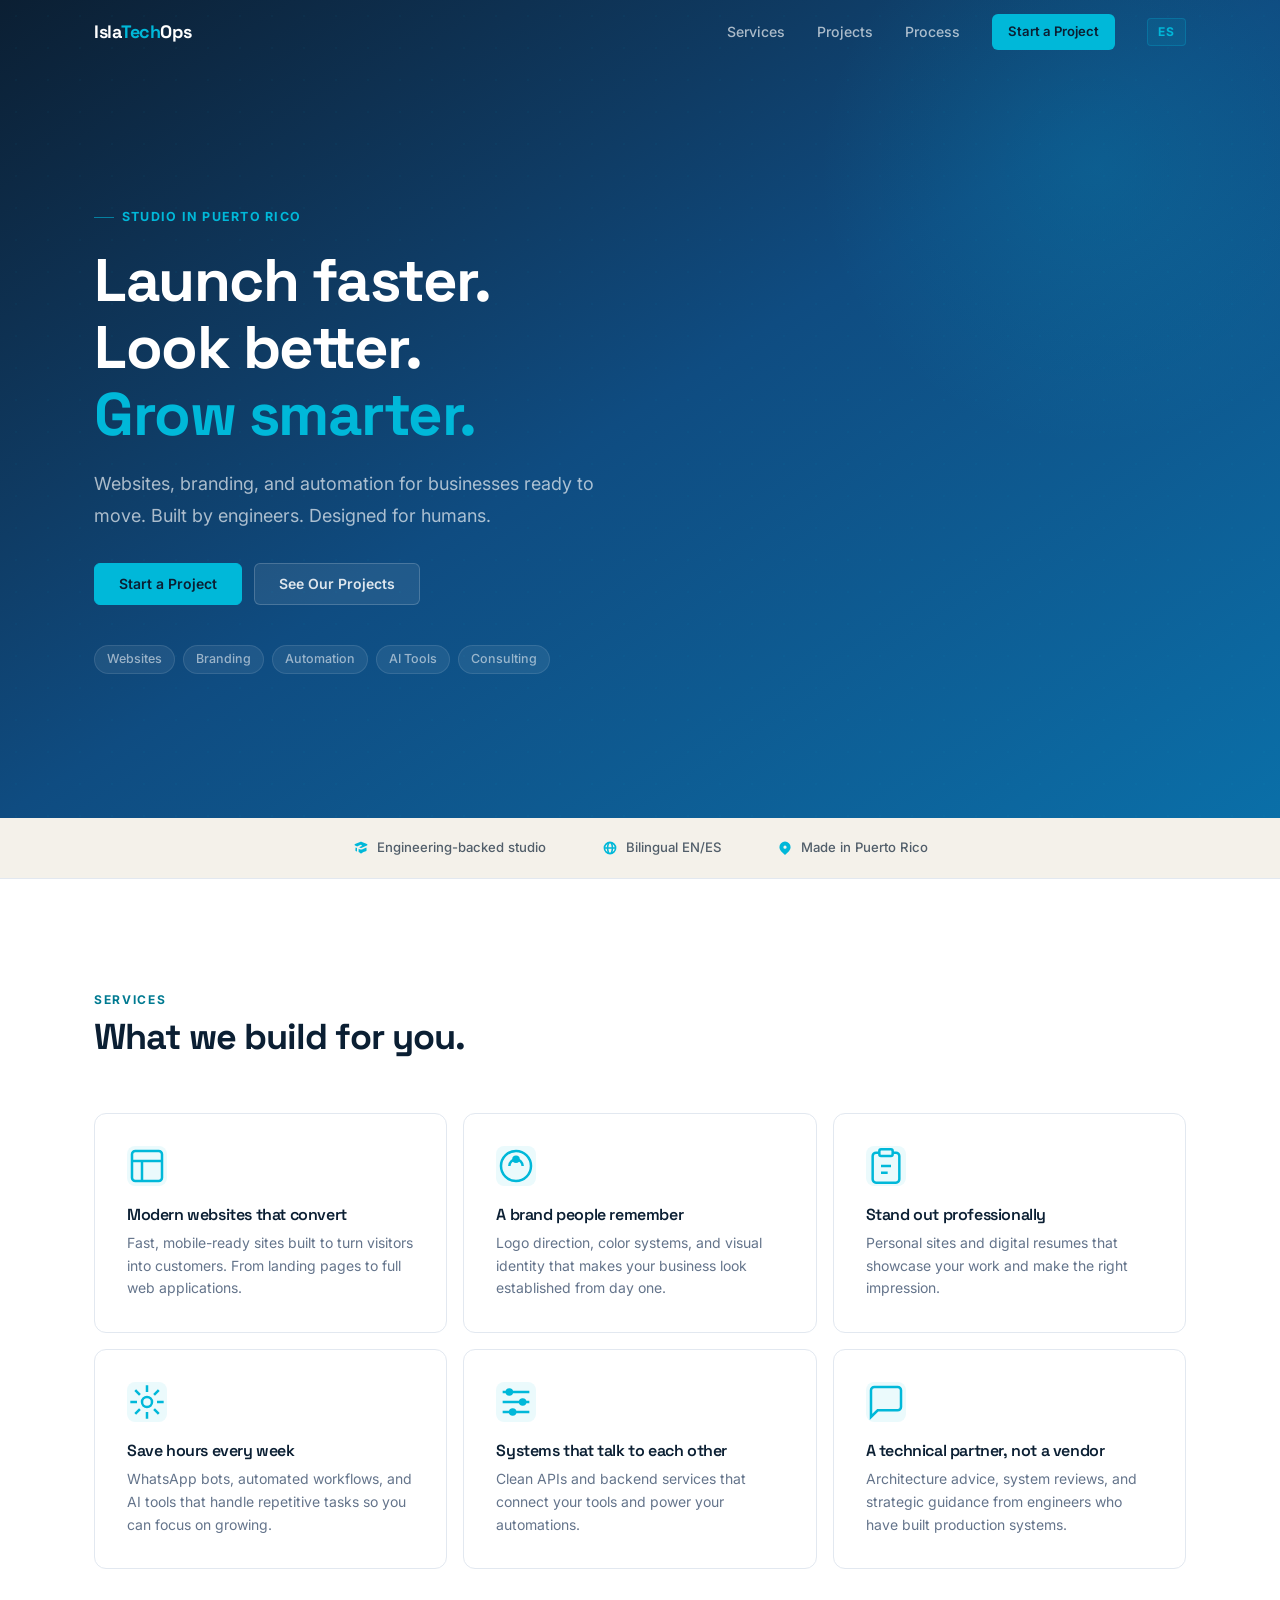
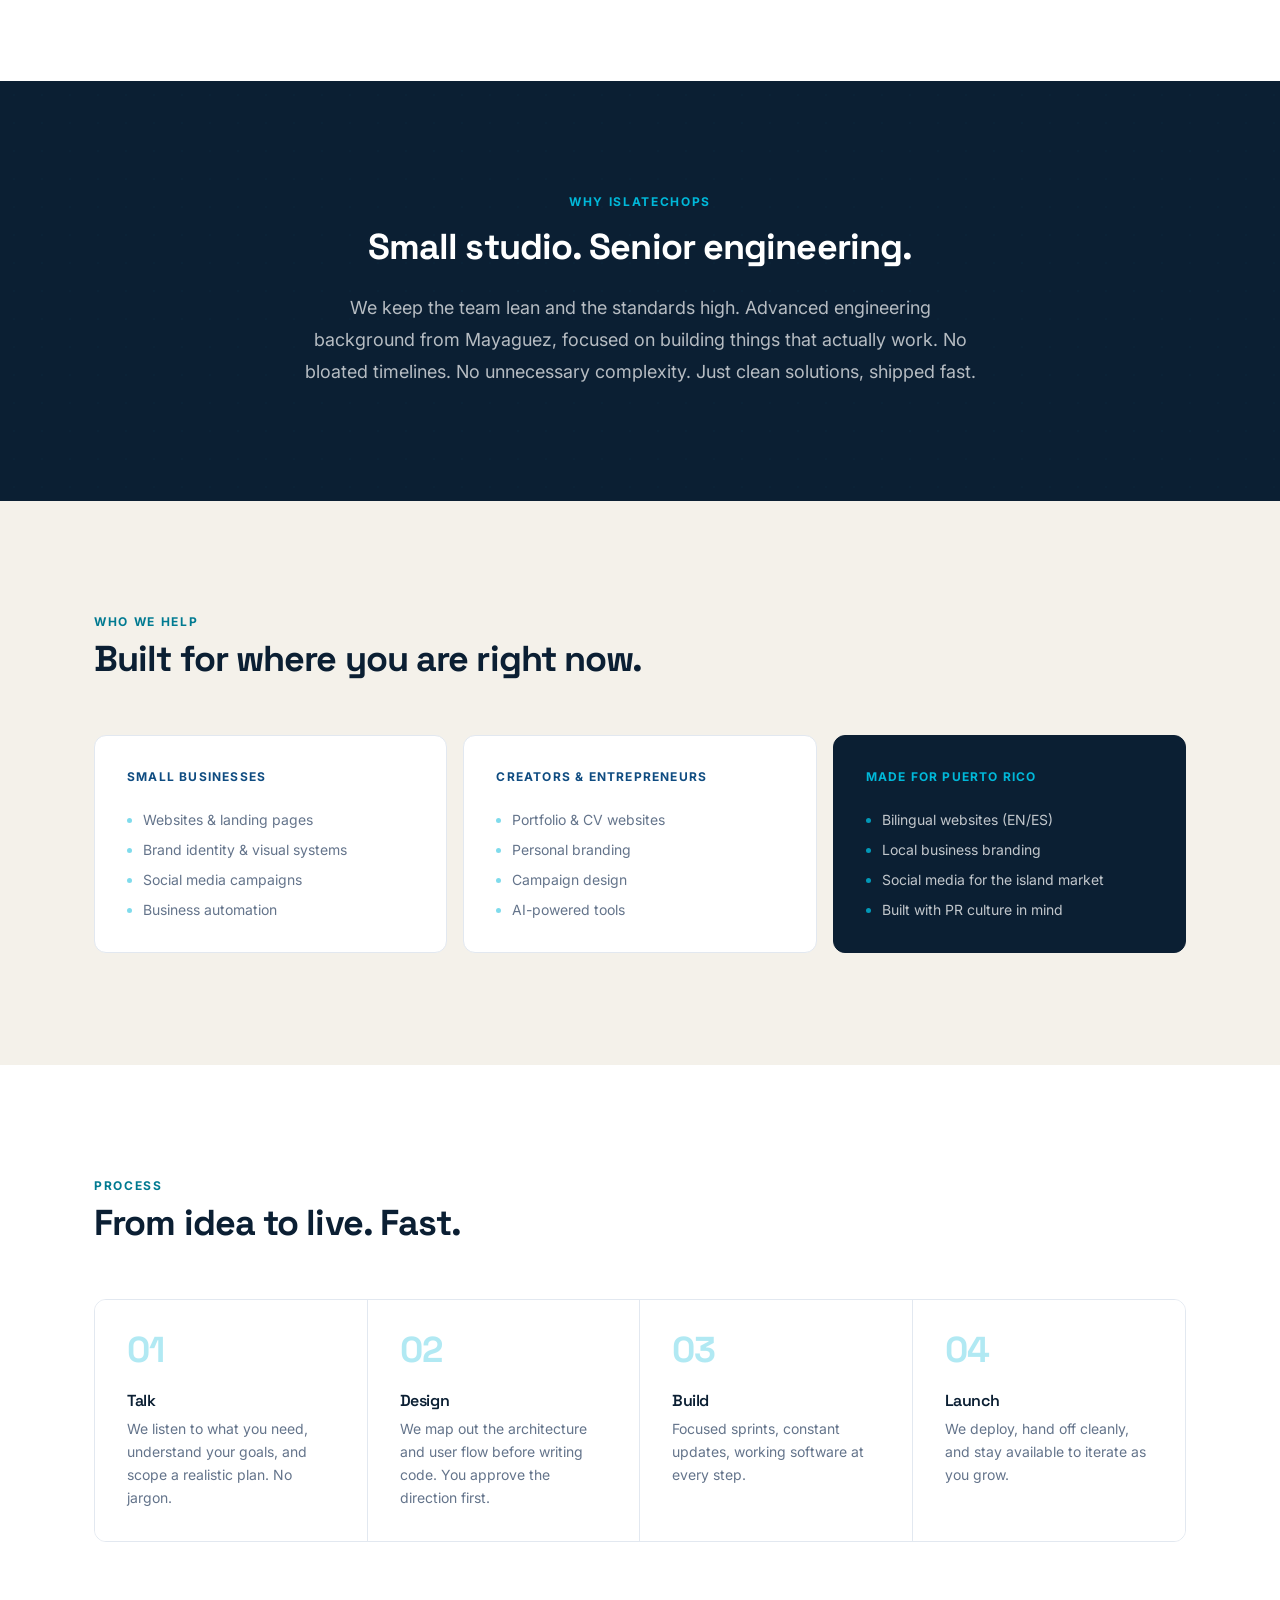
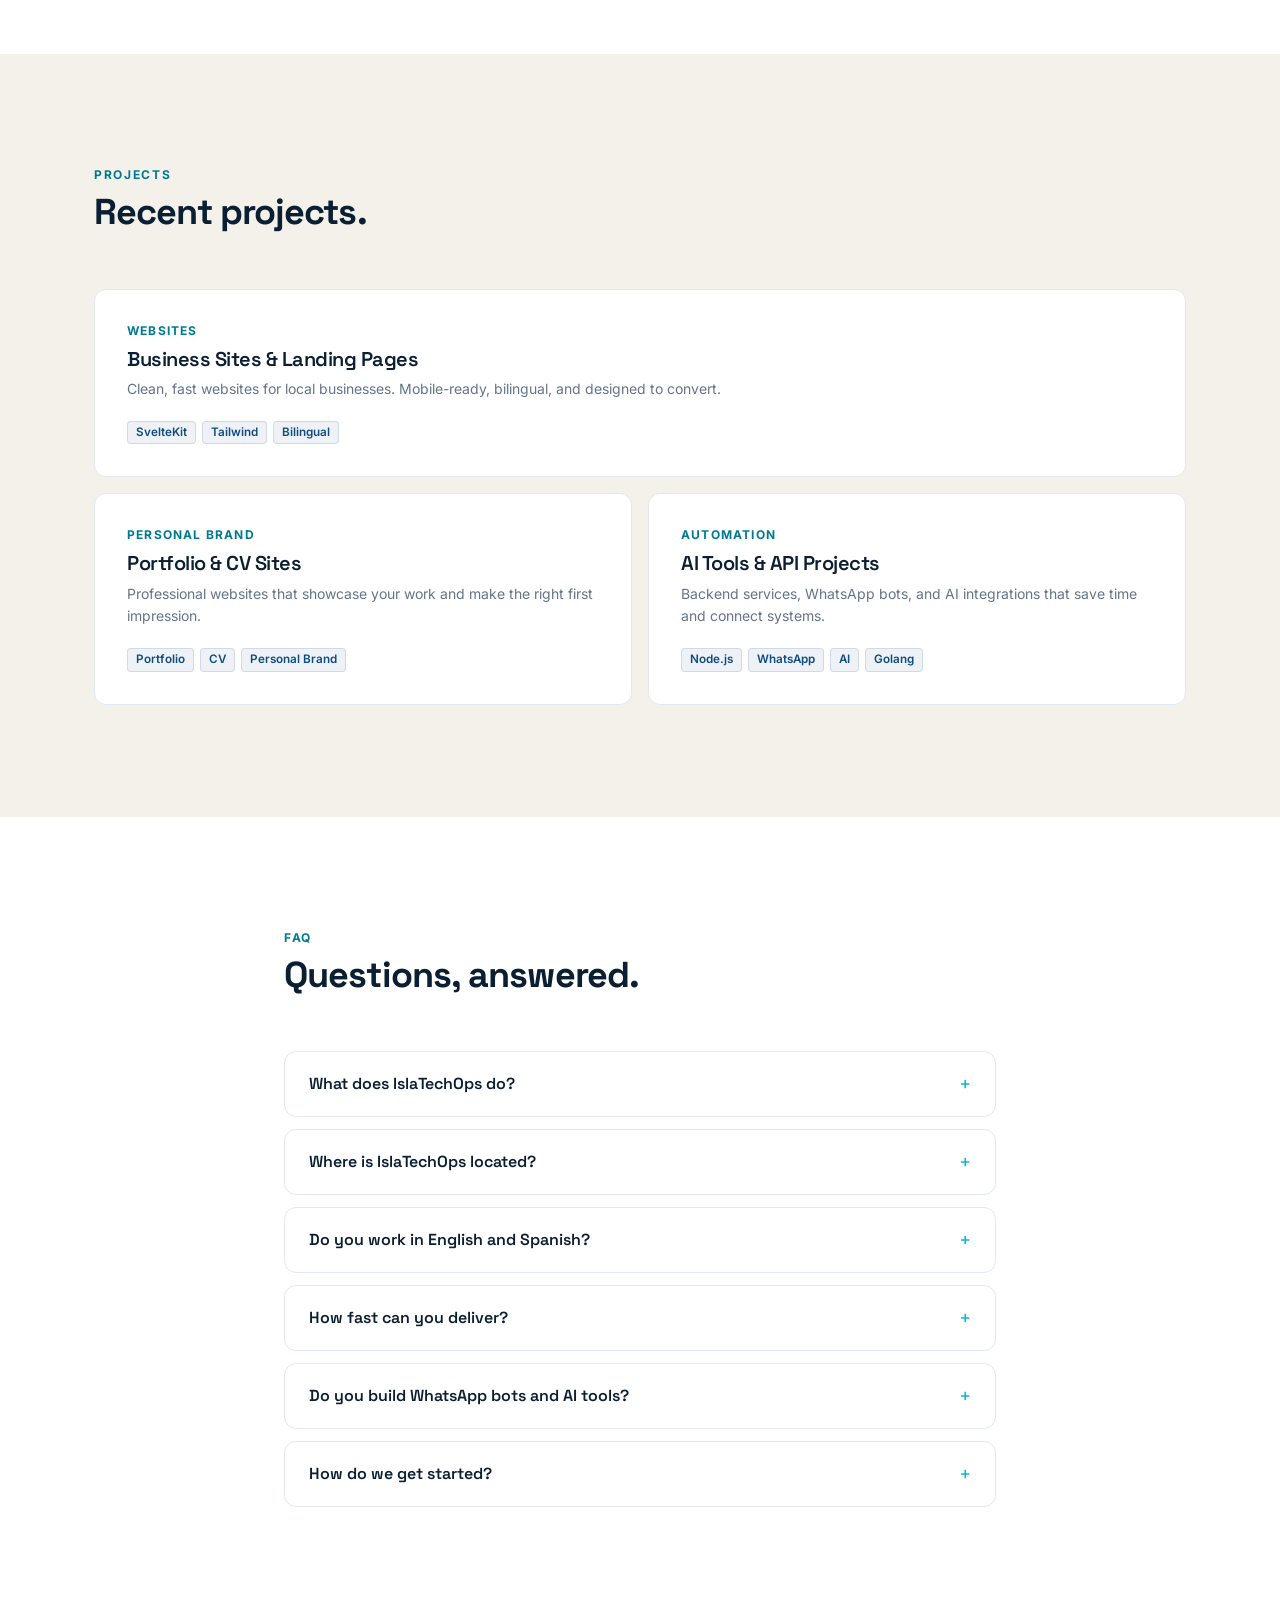
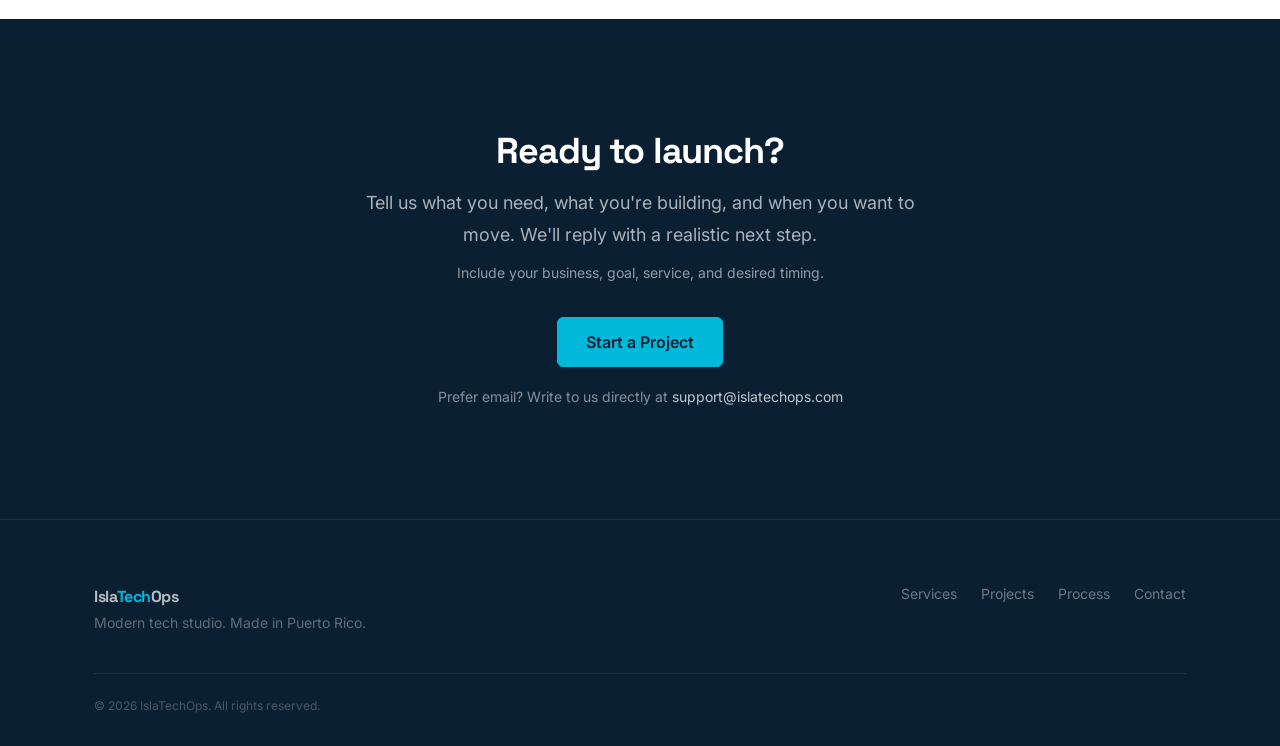
<file: index.html>
<!doctype html>
<html lang="en" %sveltekit.attributes%>
<head>
  <meta charset="utf-8" />
  <meta name="viewport" content="width=device-width, initial-scale=1" />
  <meta name="theme-color" content="#0B1F33" />
  <meta name="color-scheme" content="light" />
  <link rel="manifest" href="/site.webmanifest" />
  <link rel="icon"             type="image/png" sizes="32x32" href="/logo-icon.png" />
  <link rel="icon"             type="image/png" sizes="16x16" href="/logo-icon.png" />
  <link rel="apple-touch-icon" sizes="180x180"                href="/logo-icon.png" />
  <link rel="preconnect" href="https://fonts.googleapis.com" />
  <link rel="preconnect" href="https://fonts.gstatic.com" crossorigin="anonymous" />
  <link rel="preload" as="style" href="https://fonts.googleapis.com/css2?family=Inter:wght@400;500;600&family=Space+Grotesk:wght@600;700&display=swap" />
  <link rel="stylesheet" href="https://fonts.googleapis.com/css2?family=Inter:wght@400;500;600&family=Space+Grotesk:wght@600;700&display=swap" media="print" onload="this.media='all'" />
  <noscript><link rel="stylesheet" href="https://fonts.googleapis.com/css2?family=Inter:wght@400;500;600&family=Space+Grotesk:wght@600;700&display=swap" /></noscript>
  <link href="./_app/immutable/entry/start.BoH9TCgD.js" rel="modulepreload">
		<link href="./_app/immutable/chunks/plG97sWL.js" rel="modulepreload">
		<link href="./_app/immutable/chunks/8Ooj7WmR.js" rel="modulepreload">
		<link href="./_app/immutable/chunks/BwQ3eOoa.js" rel="modulepreload">
		<link href="./_app/immutable/entry/app.DYCWDbK3.js" rel="modulepreload">
		<link href="./_app/immutable/chunks/xihTtKlq.js" rel="modulepreload">
		<link href="./_app/immutable/nodes/0.BR-DfzFV.js" rel="modulepreload">
		<link href="./_app/immutable/chunks/BXS6w61O.js" rel="modulepreload">
		<link href="./_app/immutable/nodes/2.CfYYisYq.js" rel="modulepreload">
		<!--1t153bb--><meta name="description" content="IslaTechOps is a modern tech studio in Puerto Rico. Websites, branding, and automation for businesses ready to grow. Engineering-backed, fast execution."/> <meta name="keywords" content="web development Puerto Rico, tech studio, branding, websites, AI automation, WhatsApp bots, APIs, portfolio sites, landing pages, consulting, IslaTechOps, desarrollo web, estudio tech, automatizacion"/> <meta name="robots" content="index, follow, max-snippet:-1, max-image-preview:large"/> <link rel="canonical" href="https://islatechops.com/"/> <meta name="geo.region" content="PR"/> <meta name="geo.placename" content="Puerto Rico"/> <link rel="alternate" hreflang="en" href="https://islatechops.com/?lang=en"/> <link rel="alternate" hreflang="es" href="https://islatechops.com/?lang=es"/> <link rel="alternate" hreflang="x-default" href="https://islatechops.com/"/> <link rel="alternate" type="text/plain" href="https://islatechops.com/llms.txt" title="LLM-readable site description"/> <link rel="alternate" type="text/plain" href="https://islatechops.com/llms-full.txt" title="LLM-readable full context"/> <meta property="og:type" content="website"/> <meta property="og:url" content="https://islatechops.com/"/> <meta property="og:site_name" content="IslaTechOps"/> <meta property="og:title" content="IslaTechOps: Launch faster. Look better. Grow smarter."/> <meta property="og:description" content="Modern tech studio in Puerto Rico. Websites, branding, and automation for businesses ready to grow. Engineering-backed, fast execution."/> <meta property="og:image" content="https://islatechops.com/logo-full.png"/> <meta property="og:image:alt" content="IslaTechOps - Modern tech studio in Puerto Rico"/> <meta property="og:locale" content="en_US"/> <meta property="og:locale:alternate" content="es_PR"/> <meta name="twitter:card" content="summary_large_image"/> <meta name="twitter:title" content="IslaTechOps: Launch faster. Look better. Grow smarter."/> <meta name="twitter:description" content="Modern tech studio in Puerto Rico. Websites, branding, and automation for businesses ready to grow. Engineering-backed, fast execution."/> <meta name="twitter:image" content="https://islatechops.com/logo-full.png"/><!----><title>IslaTechOps: Launch faster. Look better. Grow smarter.</title>
		<link href="./_app/immutable/assets/0.BBJRreUX.css" rel="stylesheet">
</head>
<body data-sveltekit-preload-data="hover" class="antialiased">
  <script>
    (function() {
      var lang = 'en';
      try {
        var p = new URLSearchParams(window.location.search).get('lang');
        if (p === 'es' || p === 'en') { lang = p; }
        else {
          var s = localStorage.getItem('ito-lang');
          if (s === 'es') lang = 'es';
        }
      } catch(e) {}
      document.documentElement.lang = lang;
      document.documentElement.dataset.lang = lang;
    })();
  </script>
  <div><!--[--><!--[0--><!--[--><a href="#main" class="skip-link">Skip to main content</a> <header class="fixed top-0 inset-x-0 z-50 transition-[background-color,border-color,backdrop-filter] duration-300 border-b will-change-[backdrop-filter] bg-transparent border-transparent"><div class="max-w-[1140px] mx-auto px-6 flex items-center justify-between h-16"><a href="/" class="flex-shrink-0 text-white font-heading font-bold text-lg tracking-tight">Isla<span class="text-aqua">Tech</span>Ops</a> <nav class="hidden md:flex items-center gap-8" aria-label="Main navigation"><!--[--><a href="#services" class="text-[0.88rem] font-medium text-white/65 hover:text-white transition-colors">Services</a><a href="#projects" class="text-[0.88rem] font-medium text-white/65 hover:text-white transition-colors">Projects</a><a href="#process" class="text-[0.88rem] font-medium text-white/65 hover:text-white transition-colors">Process</a><!--]--> <a href="#contact" class="text-[0.82rem] font-semibold px-4 py-2 rounded-md bg-aqua text-navy hover:bg-aqua-hover transition-colors">Start a Project</a> <button aria-label="Switch to Spanish" class="text-[0.75rem] font-bold tracking-widest text-aqua bg-aqua/10 border border-aqua/25 hover:bg-aqua/20 hover:border-aqua rounded px-2.5 py-1 transition-colors cursor-pointer">ES</button></nav> <button class="md:hidden flex min-h-11 min-w-11 items-center justify-center flex-col gap-[5px] p-2 cursor-pointer" aria-label="Toggle navigation menu" aria-expanded="false" aria-controls="mobile-menu"><span class="block w-[22px] h-[1.5px] bg-white/65 transition-transform duration-200 "></span> <span class="block w-[22px] h-[1.5px] bg-white/65 transition-opacity duration-200 "></span> <span class="block w-[22px] h-[1.5px] bg-white/65 transition-transform duration-200 "></span></button></div> <!--[-1--><!--]--></header><!----> <main id="main"><!--[--><!----> <section class="relative overflow-hidden bg-gradient-to-br from-navy via-navy-mid to-[#0a6fa8] pt-[calc(7rem+64px)] pb-24 md:pt-[calc(9rem+64px)] md:pb-36"><div class="absolute inset-0 pointer-events-none opacity-30" style="background-image: radial-gradient(rgba(0,184,217,.12) 1px, transparent 1px); background-size: 32px 32px;"></div> <div class="absolute -top-28 -right-24 w-[560px] h-[560px] rounded-full pointer-events-none" style="background: radial-gradient(circle, rgba(0,184,217,.15) 0%, transparent 70%);"></div> <div class="relative z-10 max-w-[1140px] mx-auto px-6"><p class="hero-fade flex items-center gap-2 text-[0.78rem] font-bold tracking-[0.1em] uppercase text-aqua mb-5" style="animation-delay: 0ms"><span class="inline-block w-5 h-px bg-aqua opacity-60"></span> Studio in Puerto Rico</p> <h1 class="hero-fade text-4xl md:text-6xl font-bold text-white max-w-3xl mb-5 font-heading leading-[1.1]" style="animation-delay: 80ms"><!---->Launch faster.<br/>Look better.<br/><span class="text-aqua">Grow smarter.</span><!----></h1> <p class="hero-fade text-base md:text-lg text-white/65 max-w-[540px] leading-[1.75] mb-8" style="animation-delay: 160ms">Websites, branding, and automation for businesses ready to move. Built by engineers. Designed for humans.</p> <div class="hero-fade flex flex-wrap gap-3 mb-10" style="animation-delay: 240ms"><a href="#contact" class="px-6 py-2.5 rounded-md bg-aqua border border-aqua text-navy text-sm font-semibold hover:bg-aqua-hover hover:border-aqua-hover transition-colors">Start a Project</a> <a href="#projects" class="px-6 py-2.5 rounded-md bg-white/8 border border-white/18 text-white/85 text-sm font-semibold hover:bg-white/14 hover:text-white transition-colors">See Our Projects</a></div> <div class="hero-fade flex flex-wrap gap-2" style="animation-delay: 320ms"><!--[--><span class="text-[0.78rem] font-medium text-white/55 bg-white/7 border border-white/10 rounded-full px-3 py-1 hover:text-aqua hover:border-aqua/40 hover:bg-aqua/8 transition-colors cursor-default">Websites</span><span class="text-[0.78rem] font-medium text-white/55 bg-white/7 border border-white/10 rounded-full px-3 py-1 hover:text-aqua hover:border-aqua/40 hover:bg-aqua/8 transition-colors cursor-default">Branding</span><span class="text-[0.78rem] font-medium text-white/55 bg-white/7 border border-white/10 rounded-full px-3 py-1 hover:text-aqua hover:border-aqua/40 hover:bg-aqua/8 transition-colors cursor-default">Automation</span><span class="text-[0.78rem] font-medium text-white/55 bg-white/7 border border-white/10 rounded-full px-3 py-1 hover:text-aqua hover:border-aqua/40 hover:bg-aqua/8 transition-colors cursor-default">AI Tools</span><span class="text-[0.78rem] font-medium text-white/55 bg-white/7 border border-white/10 rounded-full px-3 py-1 hover:text-aqua hover:border-aqua/40 hover:bg-aqua/8 transition-colors cursor-default">Consulting</span><!--]--></div></div></section><!----> <section class="py-5 bg-sand border-b border-border"><div class="max-w-[1140px] mx-auto px-6"><div class="flex flex-wrap justify-center gap-8 md:gap-14"><!--[--><div class="flex items-center gap-2 text-navy/70"><span class="text-aqua"><!----><svg viewBox="0 0 20 20" fill="currentColor" class="w-4 h-4"><path d="M10.394 2.08a1 1 0 00-.788 0l-7 3a1 1 0 000 1.84L5.25 8.051a.999.999 0 01.356-.257l4-1.714a1 1 0 11.788 1.838L7.667 9.088l1.94.831a1 1 0 00.787 0l7-3a1 1 0 000-1.838l-7-3zM3.31 9.397L5 10.12v4.102a8.969 8.969 0 00-1.05-.174 1 1 0 01-.89-.89 11.115 11.115 0 01.25-3.762zM9.3 16.573A9.026 9.026 0 007 14.935v-3.957l1.818.78a3 3 0 002.364 0l5.508-2.361a11.026 11.026 0 01.25 3.762 1 1 0 01-.89.89 8.968 8.968 0 00-5.35 2.524 1 1 0 01-1.4 0z"/></svg><!----></span> <span class="text-[0.82rem] font-medium">Engineering-backed studio</span></div><div class="flex items-center gap-2 text-navy/70"><span class="text-aqua"><!----><svg viewBox="0 0 20 20" fill="currentColor" class="w-4 h-4"><path fill-rule="evenodd" d="M4.083 9h1.946c.089-1.546.383-2.97.837-4.118A6.004 6.004 0 004.083 9zM10 2a8 8 0 100 16 8 8 0 000-16zm0 2c-.076 0-.232.032-.465.262-.238.234-.497.623-.737 1.182-.389.907-.673 2.142-.766 3.556h3.936c-.093-1.414-.377-2.649-.766-3.556-.24-.56-.5-.948-.737-1.182C10.232 4.032 10.076 4 10 4zm3.971 5c-.089-1.546-.383-2.97-.837-4.118A6.004 6.004 0 0115.917 9h-1.946zm-2.003 2H8.032c.093 1.414.377 2.649.766 3.556.24.56.5.948.737 1.182.233.23.389.262.465.262.076 0 .232-.032.465-.262.238-.234.497-.623.737-1.182.389-.907.673-2.142.766-3.556zm1.166 4.118c.454-1.147.748-2.572.837-4.118h1.946a6.004 6.004 0 01-2.783 4.118zm-6.268 0C6.412 13.97 6.118 12.546 6.03 11H4.083a6.004 6.004 0 002.783 4.118z" clip-rule="evenodd"/></svg><!----></span> <span class="text-[0.82rem] font-medium">Bilingual EN/ES</span></div><div class="flex items-center gap-2 text-navy/70"><span class="text-aqua"><!----><svg viewBox="0 0 20 20" fill="currentColor" class="w-4 h-4"><path fill-rule="evenodd" d="M5.05 4.05a7 7 0 119.9 9.9L10 18.9l-4.95-4.95a7 7 0 010-9.9zM10 11a2 2 0 100-4 2 2 0 000 4z" clip-rule="evenodd"/></svg><!----></span> <span class="text-[0.82rem] font-medium">Made in Puerto Rico</span></div><!--]--></div></div></section><!----> <section class="py-28 bg-white" id="services"><div class="max-w-[1140px] mx-auto px-6"><div class="mb-14 fade-up"><p class="text-[0.75rem] font-bold tracking-[0.14em] uppercase text-aqua-text mb-2">Services</p> <h2 class="text-3xl md:text-4xl font-bold text-navy max-w-xl font-heading">What we build for you.</h2></div> <div class="grid grid-cols-1 md:grid-cols-2 lg:grid-cols-3 gap-4"><!--[--><article class="fade-up group bg-white border border-border rounded-xl hover:border-aqua/30 hover:-translate-y-0.5 transition-[border-color,transform] duration-300 p-8" style="animation-delay: 0ms"><div class="w-10 h-10 flex items-center justify-center rounded-lg bg-aqua/8 text-aqua mb-5 group-hover:bg-aqua/14 transition-colors" aria-hidden="true"><!----><svg viewBox="0 0 24 24" fill="none" stroke="currentColor" stroke-width="1.5"><rect x="3" y="3" width="18" height="18" rx="2"/><path d="M3 9h18"/><path d="M9 21V9"/></svg><!----></div> <h3 class="text-base font-semibold text-navy mb-2 font-heading">Modern websites that convert</h3> <p class="text-sm text-slate leading-relaxed">Fast, mobile-ready sites built to turn visitors into customers. From landing pages to full web applications.</p></article><article class="fade-up group bg-white border border-border rounded-xl hover:border-aqua/30 hover:-translate-y-0.5 transition-[border-color,transform] duration-300 p-8" style="animation-delay: 80ms"><div class="w-10 h-10 flex items-center justify-center rounded-lg bg-aqua/8 text-aqua mb-5 group-hover:bg-aqua/14 transition-colors" aria-hidden="true"><!----><svg viewBox="0 0 24 24" fill="none" stroke="currentColor" stroke-width="1.5"><circle cx="12" cy="12" r="9"/><path d="M8 12a4 4 0 0 1 8 0"/><circle cx="12" cy="8" r="1.5" fill="currentColor"/></svg><!----></div> <h3 class="text-base font-semibold text-navy mb-2 font-heading">A brand people remember</h3> <p class="text-sm text-slate leading-relaxed">Logo direction, color systems, and visual identity that makes your business look established from day one.</p></article><article class="fade-up group bg-white border border-border rounded-xl hover:border-aqua/30 hover:-translate-y-0.5 transition-[border-color,transform] duration-300 p-8" style="animation-delay: 160ms"><div class="w-10 h-10 flex items-center justify-center rounded-lg bg-aqua/8 text-aqua mb-5 group-hover:bg-aqua/14 transition-colors" aria-hidden="true"><!----><svg viewBox="0 0 24 24" fill="none" stroke="currentColor" stroke-width="1.5"><path d="M16 4h2a2 2 0 0 1 2 2v14a2 2 0 0 1-2 2H6a2 2 0 0 1-2-2V6a2 2 0 0 1 2-2h2"/><rect x="8" y="2" width="8" height="4" rx="1"/><path d="M9 12h6M9 16h4"/></svg><!----></div> <h3 class="text-base font-semibold text-navy mb-2 font-heading">Stand out professionally</h3> <p class="text-sm text-slate leading-relaxed">Personal sites and digital resumes that showcase your work and make the right impression.</p></article><article class="fade-up group bg-white border border-border rounded-xl hover:border-aqua/30 hover:-translate-y-0.5 transition-[border-color,transform] duration-300 p-8" style="animation-delay: 240ms"><div class="w-10 h-10 flex items-center justify-center rounded-lg bg-aqua/8 text-aqua mb-5 group-hover:bg-aqua/14 transition-colors" aria-hidden="true"><!----><svg viewBox="0 0 24 24" fill="none" stroke="currentColor" stroke-width="1.5"><path d="M12 2v4M12 18v4M4.93 4.93l2.83 2.83M16.24 16.24l2.83 2.83M2 12h4M18 12h4M4.93 19.07l2.83-2.83M16.24 7.76l2.83-2.83"/><circle cx="12" cy="12" r="3"/></svg><!----></div> <h3 class="text-base font-semibold text-navy mb-2 font-heading">Save hours every week</h3> <p class="text-sm text-slate leading-relaxed">WhatsApp bots, automated workflows, and AI tools that handle repetitive tasks so you can focus on growing.</p></article><article class="fade-up group bg-white border border-border rounded-xl hover:border-aqua/30 hover:-translate-y-0.5 transition-[border-color,transform] duration-300 p-8" style="animation-delay: 320ms"><div class="w-10 h-10 flex items-center justify-center rounded-lg bg-aqua/8 text-aqua mb-5 group-hover:bg-aqua/14 transition-colors" aria-hidden="true"><!----><svg viewBox="0 0 24 24" fill="none" stroke="currentColor" stroke-width="1.5"><path d="M4 6h16M4 12h16M4 18h16"/><circle cx="8" cy="6" r="1.5" fill="currentColor"/><circle cx="16" cy="12" r="1.5" fill="currentColor"/><circle cx="10" cy="18" r="1.5" fill="currentColor"/></svg><!----></div> <h3 class="text-base font-semibold text-navy mb-2 font-heading">Systems that talk to each other</h3> <p class="text-sm text-slate leading-relaxed">Clean APIs and backend services that connect your tools and power your automations.</p></article><article class="fade-up group bg-white border border-border rounded-xl hover:border-aqua/30 hover:-translate-y-0.5 transition-[border-color,transform] duration-300 p-8" style="animation-delay: 400ms"><div class="w-10 h-10 flex items-center justify-center rounded-lg bg-aqua/8 text-aqua mb-5 group-hover:bg-aqua/14 transition-colors" aria-hidden="true"><!----><svg viewBox="0 0 24 24" fill="none" stroke="currentColor" stroke-width="1.5"><path d="M21 15a2 2 0 0 1-2 2H7l-4 4V5a2 2 0 0 1 2-2h14a2 2 0 0 1 2 2v10z"/></svg><!----></div> <h3 class="text-base font-semibold text-navy mb-2 font-heading">A technical partner, not a vendor</h3> <p class="text-sm text-slate leading-relaxed">Architecture advice, system reviews, and strategic guidance from engineers who have built production systems.</p></article><!--]--></div></div></section><!----> <section class="py-28 bg-navy relative overflow-hidden"><div class="absolute inset-0 pointer-events-none opacity-20" style="background-image: radial-gradient(rgba(0,184,217,.1) 1px, transparent 1px); background-size: 28px 28px;"></div> <div class="relative z-10 max-w-[720px] mx-auto px-6 text-center fade-up"><p class="text-[0.75rem] font-bold tracking-[0.14em] uppercase text-aqua mb-4">Why IslaTechOps</p> <h2 class="text-3xl md:text-4xl font-bold text-white mb-6 font-heading leading-[1.15]">Small studio. Senior engineering.</h2> <p class="text-base md:text-lg text-white/70 leading-[1.8]">We keep the team lean and the standards high. Advanced engineering background from Mayaguez, focused on building things that actually work. No bloated timelines. No unnecessary complexity. Just clean solutions, shipped fast.</p></div></section><!----> <section class="py-28 bg-sand" id="who-we-help"><div class="max-w-[1140px] mx-auto px-6"><div class="mb-14 fade-up"><p class="text-[0.75rem] font-bold tracking-[0.14em] uppercase text-aqua-text mb-2">Who We Help</p> <h2 class="text-3xl md:text-4xl font-bold text-navy max-w-xl font-heading">Built for where you are right now.</h2></div> <div class="grid grid-cols-1 md:grid-cols-3 gap-4"><!--[--><div class="fade-up rounded-xl p-8 bg-white border border-border hover:border-border-mid transition-colors" style="animation-delay: 0ms"><p class="text-[0.75rem] font-bold tracking-[0.1em] uppercase mb-6 text-navy-mid">Small Businesses</p> <ul class="space-y-2.5"><!--[--><li class="text-sm pl-4 relative before:absolute before:left-0 before:top-[0.55em] before:w-[5px] before:h-[5px] before:rounded-full text-slate before:bg-aqua before:opacity-50">Websites &amp; landing pages</li><li class="text-sm pl-4 relative before:absolute before:left-0 before:top-[0.55em] before:w-[5px] before:h-[5px] before:rounded-full text-slate before:bg-aqua before:opacity-50">Brand identity &amp; visual systems</li><li class="text-sm pl-4 relative before:absolute before:left-0 before:top-[0.55em] before:w-[5px] before:h-[5px] before:rounded-full text-slate before:bg-aqua before:opacity-50">Social media campaigns</li><li class="text-sm pl-4 relative before:absolute before:left-0 before:top-[0.55em] before:w-[5px] before:h-[5px] before:rounded-full text-slate before:bg-aqua before:opacity-50">Business automation</li><!--]--></ul></div><div class="fade-up rounded-xl p-8 bg-white border border-border hover:border-border-mid transition-colors" style="animation-delay: 80ms"><p class="text-[0.75rem] font-bold tracking-[0.1em] uppercase mb-6 text-navy-mid">Creators &amp; Entrepreneurs</p> <ul class="space-y-2.5"><!--[--><li class="text-sm pl-4 relative before:absolute before:left-0 before:top-[0.55em] before:w-[5px] before:h-[5px] before:rounded-full text-slate before:bg-aqua before:opacity-50">Portfolio &amp; CV websites</li><li class="text-sm pl-4 relative before:absolute before:left-0 before:top-[0.55em] before:w-[5px] before:h-[5px] before:rounded-full text-slate before:bg-aqua before:opacity-50">Personal branding</li><li class="text-sm pl-4 relative before:absolute before:left-0 before:top-[0.55em] before:w-[5px] before:h-[5px] before:rounded-full text-slate before:bg-aqua before:opacity-50">Campaign design</li><li class="text-sm pl-4 relative before:absolute before:left-0 before:top-[0.55em] before:w-[5px] before:h-[5px] before:rounded-full text-slate before:bg-aqua before:opacity-50">AI-powered tools</li><!--]--></ul></div><div class="fade-up rounded-xl p-8 bg-navy border border-navy" style="animation-delay: 160ms"><p class="text-[0.75rem] font-bold tracking-[0.1em] uppercase mb-6 text-aqua">Made for Puerto Rico</p> <ul class="space-y-2.5"><!--[--><li class="text-sm pl-4 relative before:absolute before:left-0 before:top-[0.55em] before:w-[5px] before:h-[5px] before:rounded-full text-white/75 before:bg-aqua before:opacity-80">Bilingual websites (EN/ES)</li><li class="text-sm pl-4 relative before:absolute before:left-0 before:top-[0.55em] before:w-[5px] before:h-[5px] before:rounded-full text-white/75 before:bg-aqua before:opacity-80">Local business branding</li><li class="text-sm pl-4 relative before:absolute before:left-0 before:top-[0.55em] before:w-[5px] before:h-[5px] before:rounded-full text-white/75 before:bg-aqua before:opacity-80">Social media for the island market</li><li class="text-sm pl-4 relative before:absolute before:left-0 before:top-[0.55em] before:w-[5px] before:h-[5px] before:rounded-full text-white/75 before:bg-aqua before:opacity-80">Built with PR culture in mind</li><!--]--></ul></div><!--]--></div></div></section><!----> <section class="py-28 bg-white" id="process"><div class="max-w-[1140px] mx-auto px-6"><div class="mb-14 fade-up"><p class="text-[0.75rem] font-bold tracking-[0.14em] uppercase text-aqua-text mb-2">Process</p> <h2 class="text-3xl md:text-4xl font-bold text-navy max-w-xl font-heading">From idea to live. Fast.</h2></div> <ol class="grid grid-cols-1 sm:grid-cols-2 lg:grid-cols-4 border border-border rounded-xl overflow-hidden divide-y lg:divide-y-0 lg:divide-x divide-border"><!--[--><li class="fade-up bg-white hover:bg-sand/60 transition-colors p-8" style="animation-delay: 0ms"><p class="font-heading text-[2.25rem] font-bold tracking-tight text-aqua opacity-30 leading-none mb-6" aria-hidden="true">01</p> <h3 class="text-base font-semibold text-navy mb-2 font-heading">Talk</h3> <p class="text-sm text-slate leading-relaxed">We listen to what you need, understand your goals, and scope a realistic plan. No jargon.</p></li><li class="fade-up bg-white hover:bg-sand/60 transition-colors p-8" style="animation-delay: 100ms"><p class="font-heading text-[2.25rem] font-bold tracking-tight text-aqua opacity-30 leading-none mb-6" aria-hidden="true">02</p> <h3 class="text-base font-semibold text-navy mb-2 font-heading">Design</h3> <p class="text-sm text-slate leading-relaxed">We map out the architecture and user flow before writing code. You approve the direction first.</p></li><li class="fade-up bg-white hover:bg-sand/60 transition-colors p-8" style="animation-delay: 200ms"><p class="font-heading text-[2.25rem] font-bold tracking-tight text-aqua opacity-30 leading-none mb-6" aria-hidden="true">03</p> <h3 class="text-base font-semibold text-navy mb-2 font-heading">Build</h3> <p class="text-sm text-slate leading-relaxed">Focused sprints, constant updates, working software at every step.</p></li><li class="fade-up bg-white hover:bg-sand/60 transition-colors p-8" style="animation-delay: 300ms"><p class="font-heading text-[2.25rem] font-bold tracking-tight text-aqua opacity-30 leading-none mb-6" aria-hidden="true">04</p> <h3 class="text-base font-semibold text-navy mb-2 font-heading">Launch</h3> <p class="text-sm text-slate leading-relaxed">We deploy, hand off cleanly, and stay available to iterate as you grow.</p></li><!--]--></ol></div></section><!----> <section class="py-28 bg-sand" id="projects"><div class="max-w-[1140px] mx-auto px-6"><div class="mb-14 fade-up"><p class="text-[0.75rem] font-bold tracking-[0.14em] uppercase text-aqua-text mb-2">Projects</p> <h2 class="text-3xl md:text-4xl font-bold text-navy max-w-xl font-heading">Recent projects.</h2></div> <div class="grid grid-cols-1 md:grid-cols-2 gap-4"><!--[--><article class="fade-up bg-white border border-border rounded-xl p-8 hover:border-aqua/30 hover:-translate-y-0.5 transition-[border-color,transform] duration-300 md:col-span-2" style="animation-delay: 0ms"><p class="text-[0.75rem] font-bold tracking-[0.1em] uppercase text-aqua-text mb-2">Websites</p> <h3 class="text-xl font-semibold text-navy mb-2 font-heading">Business Sites &amp; Landing Pages</h3> <p class="text-sm text-slate leading-relaxed mb-5">Clean, fast websites for local businesses. Mobile-ready, bilingual, and designed to convert.</p> <div class="flex flex-wrap gap-1.5"><!--[--><span class="text-[0.73rem] font-semibold text-navy-mid bg-navy-mid/7 border border-navy-mid/14 rounded px-2 py-0.5">SvelteKit</span><span class="text-[0.73rem] font-semibold text-navy-mid bg-navy-mid/7 border border-navy-mid/14 rounded px-2 py-0.5">Tailwind</span><span class="text-[0.73rem] font-semibold text-navy-mid bg-navy-mid/7 border border-navy-mid/14 rounded px-2 py-0.5">Bilingual</span><!--]--></div></article><article class="fade-up bg-white border border-border rounded-xl p-8 hover:border-aqua/30 hover:-translate-y-0.5 transition-[border-color,transform] duration-300 " style="animation-delay: 80ms"><p class="text-[0.75rem] font-bold tracking-[0.1em] uppercase text-aqua-text mb-2">Personal Brand</p> <h3 class="text-xl font-semibold text-navy mb-2 font-heading">Portfolio &amp; CV Sites</h3> <p class="text-sm text-slate leading-relaxed mb-5">Professional websites that showcase your work and make the right first impression.</p> <div class="flex flex-wrap gap-1.5"><!--[--><span class="text-[0.73rem] font-semibold text-navy-mid bg-navy-mid/7 border border-navy-mid/14 rounded px-2 py-0.5">Portfolio</span><span class="text-[0.73rem] font-semibold text-navy-mid bg-navy-mid/7 border border-navy-mid/14 rounded px-2 py-0.5">CV</span><span class="text-[0.73rem] font-semibold text-navy-mid bg-navy-mid/7 border border-navy-mid/14 rounded px-2 py-0.5">Personal Brand</span><!--]--></div></article><article class="fade-up bg-white border border-border rounded-xl p-8 hover:border-aqua/30 hover:-translate-y-0.5 transition-[border-color,transform] duration-300 " style="animation-delay: 160ms"><p class="text-[0.75rem] font-bold tracking-[0.1em] uppercase text-aqua-text mb-2">Automation</p> <h3 class="text-xl font-semibold text-navy mb-2 font-heading">AI Tools &amp; API Projects</h3> <p class="text-sm text-slate leading-relaxed mb-5">Backend services, WhatsApp bots, and AI integrations that save time and connect systems.</p> <div class="flex flex-wrap gap-1.5"><!--[--><span class="text-[0.73rem] font-semibold text-navy-mid bg-navy-mid/7 border border-navy-mid/14 rounded px-2 py-0.5">Node.js</span><span class="text-[0.73rem] font-semibold text-navy-mid bg-navy-mid/7 border border-navy-mid/14 rounded px-2 py-0.5">WhatsApp</span><span class="text-[0.73rem] font-semibold text-navy-mid bg-navy-mid/7 border border-navy-mid/14 rounded px-2 py-0.5">AI</span><span class="text-[0.73rem] font-semibold text-navy-mid bg-navy-mid/7 border border-navy-mid/14 rounded px-2 py-0.5">Golang</span><!--]--></div></article><!--]--></div></div></section><!----> <section class="py-28 bg-white" id="faq"><div class="max-w-[760px] mx-auto px-6"><div class="mb-14 fade-up"><p class="text-[0.75rem] font-bold tracking-[0.14em] uppercase text-aqua-text mb-2">FAQ</p> <h2 class="text-3xl md:text-4xl font-bold text-navy max-w-xl font-heading">Questions, answered.</h2></div> <div class="space-y-3"><!--[--><details class="fade-up group bg-white border border-border rounded-xl open:border-aqua/30 hover:border-border-mid open:hover:border-aqua/30 transition-colors" style="animation-delay: 0ms"><summary class="flex items-center justify-between gap-4 cursor-pointer list-none px-6 py-5 text-base font-semibold text-navy font-heading [&amp;::-webkit-details-marker]:hidden">What does IslaTechOps do? <span class="text-aqua text-xl font-normal leading-none select-none transition-transform duration-200 group-open:rotate-45" aria-hidden="true">+</span></summary> <p class="px-6 pb-6 text-sm text-slate leading-relaxed">We build websites, branding, AI automations, WhatsApp bots, and APIs for small businesses, creators, and entrepreneurs. We also offer technical consulting.</p></details><details class="fade-up group bg-white border border-border rounded-xl open:border-aqua/30 hover:border-border-mid open:hover:border-aqua/30 transition-colors" style="animation-delay: 60ms"><summary class="flex items-center justify-between gap-4 cursor-pointer list-none px-6 py-5 text-base font-semibold text-navy font-heading [&amp;::-webkit-details-marker]:hidden">Where is IslaTechOps located? <span class="text-aqua text-xl font-normal leading-none select-none transition-transform duration-200 group-open:rotate-45" aria-hidden="true">+</span></summary> <p class="px-6 pb-6 text-sm text-slate leading-relaxed">We are based in Puerto Rico and work with clients across the island, the United States, and Latin America.</p></details><details class="fade-up group bg-white border border-border rounded-xl open:border-aqua/30 hover:border-border-mid open:hover:border-aqua/30 transition-colors" style="animation-delay: 120ms"><summary class="flex items-center justify-between gap-4 cursor-pointer list-none px-6 py-5 text-base font-semibold text-navy font-heading [&amp;::-webkit-details-marker]:hidden">Do you work in English and Spanish? <span class="text-aqua text-xl font-normal leading-none select-none transition-transform duration-200 group-open:rotate-45" aria-hidden="true">+</span></summary> <p class="px-6 pb-6 text-sm text-slate leading-relaxed">Yes. The studio is fully bilingual. We build bilingual websites and communicate in whichever language you prefer.</p></details><details class="fade-up group bg-white border border-border rounded-xl open:border-aqua/30 hover:border-border-mid open:hover:border-aqua/30 transition-colors" style="animation-delay: 180ms"><summary class="flex items-center justify-between gap-4 cursor-pointer list-none px-6 py-5 text-base font-semibold text-navy font-heading [&amp;::-webkit-details-marker]:hidden">How fast can you deliver? <span class="text-aqua text-xl font-normal leading-none select-none transition-transform duration-200 group-open:rotate-45" aria-hidden="true">+</span></summary> <p class="px-6 pb-6 text-sm text-slate leading-relaxed">We work in focused cycles with no bloated timelines. Simple sites launch in days to weeks, not months. You get a realistic timeline before we start.</p></details><details class="fade-up group bg-white border border-border rounded-xl open:border-aqua/30 hover:border-border-mid open:hover:border-aqua/30 transition-colors" style="animation-delay: 240ms"><summary class="flex items-center justify-between gap-4 cursor-pointer list-none px-6 py-5 text-base font-semibold text-navy font-heading [&amp;::-webkit-details-marker]:hidden">Do you build WhatsApp bots and AI tools? <span class="text-aqua text-xl font-normal leading-none select-none transition-transform duration-200 group-open:rotate-45" aria-hidden="true">+</span></summary> <p class="px-6 pb-6 text-sm text-slate leading-relaxed">Yes. We build WhatsApp bots, automated workflows, and AI tools that answer customers faster and handle repetitive tasks for you.</p></details><details class="fade-up group bg-white border border-border rounded-xl open:border-aqua/30 hover:border-border-mid open:hover:border-aqua/30 transition-colors" style="animation-delay: 300ms"><summary class="flex items-center justify-between gap-4 cursor-pointer list-none px-6 py-5 text-base font-semibold text-navy font-heading [&amp;::-webkit-details-marker]:hidden">How do we get started? <span class="text-aqua text-xl font-normal leading-none select-none transition-transform duration-200 group-open:rotate-45" aria-hidden="true">+</span></summary> <p class="px-6 pb-6 text-sm text-slate leading-relaxed">Email us directly or tap Start a Project. Tell us what you need, and we will reply with a realistic plan and timeline.</p></details><!--]--></div></div></section><!----> <section class="py-28 bg-navy" id="contact"><div class="max-w-[640px] mx-auto px-6 text-center fade-up"><h2 class="text-3xl md:text-4xl font-bold text-white mb-4 font-heading">Ready to launch?</h2> <p class="text-base md:text-lg text-white/65 leading-[1.75] mb-3">Tell us what you need, what you're building, and when you want to move. We'll reply with a realistic next step.</p> <p class="text-sm text-white/55 leading-relaxed mb-8">Include your business, goal, service, and desired timing.</p> <a href="#contact" class="inline-block px-7 py-3 rounded-md bg-aqua border border-aqua text-navy text-base font-semibold hover:bg-aqua-hover hover:border-aqua-hover transition-colors">Start a Project</a> <p class="mt-5 text-sm text-white/50">Prefer email? Write to us directly at <span class="text-white/75"><span>support</span><span aria-hidden="true">@</span><span>islatechops.com</span></span></p></div></section><!----><!--]--><!----></main> <footer class="bg-navy border-t border-white/8 pt-16 pb-8"><div class="max-w-[1140px] mx-auto px-6"><div class="flex flex-wrap justify-between gap-10 mb-10"><div><span class="font-heading font-bold text-base text-white/70 tracking-tight">Isla<span class="text-aqua">Tech</span>Ops</span> <p class="text-sm text-white/35 mt-1">Modern tech studio. Made in Puerto Rico.</p></div> <nav class="flex flex-wrap gap-6" aria-label="Footer navigation"><!--[--><a href="#services" class="text-sm text-white/40 hover:text-white/75 transition-colors">Services</a><a href="#projects" class="text-sm text-white/40 hover:text-white/75 transition-colors">Projects</a><a href="#process" class="text-sm text-white/40 hover:text-white/75 transition-colors">Process</a><!--]--> <a href="#contact" class="text-sm text-white/40 hover:text-white/75 transition-colors">Contact</a></nav></div> <div class="border-t border-white/8 pt-6"><p class="text-xs text-white/25">© 2026 IslaTechOps. All rights reserved.</p></div></div></footer><!----><!--]--><!--]--> <!--[-1--><!--]--><!--]-->
			
			<script>
				{
					__sveltekit_6xom0n = {
						base: new URL(".", location).pathname.slice(0, -1)
					};

					const element = document.currentScript.parentElement;

					Promise.all([
						import("./_app/immutable/entry/start.BoH9TCgD.js"),
						import("./_app/immutable/entry/app.DYCWDbK3.js")
					]).then(([kit, app]) => {
						kit.start(app, element, {
							node_ids: [0, 2],
							data: [null,null],
							form: null,
							error: null
						});
					});
				}
			</script>
		</div>
  <!-- SEO_JSON_LD_START -->
  <script type="application/ld+json">{"@context":"https://schema.org","@graph":[{"@type":"ProfessionalService","@id":"https://islatechops.com/#organization","name":"IslaTechOps","url":"https://islatechops.com/","logo":{"@type":"ImageObject","@id":"https://islatechops.com/#logo","url":"https://islatechops.com/logo-full.png","contentUrl":"https://islatechops.com/logo-full.png","caption":"IslaTechOps"},"image":{"@id":"https://islatechops.com/#logo"},"description":"IslaTechOps is a modern tech studio in Puerto Rico offering websites, branding, AI automation, WhatsApp bots, APIs, portfolio sites, and consulting for small businesses, creators, and entrepreneurs.","email":"support@islatechops.com","contactPoint":{"@type":"ContactPoint","contactType":"customer support","email":"support@islatechops.com","availableLanguage":["English","Spanish"]},"address":{"@type":"PostalAddress","addressRegion":"PR","addressCountry":"US"},"geo":{"@type":"GeoCoordinates","latitude":18.2208,"longitude":-66.5901},"areaServed":[{"@type":"Place","name":"Puerto Rico"},{"@type":"Place","name":"United States"},{"@type":"Place","name":"Latin America"}],"availableLanguage":[{"@type":"Language","name":"English","alternateName":"en"},{"@type":"Language","name":"Spanish","alternateName":"es"}],"knowsAbout":["Web Development","Branding","AI Automation","WhatsApp Bots","API Development","Landing Pages","Portfolio Websites","Technical Consulting","Visual Identity","Business Automation"],"sameAs":["https://instagram.com/islatechops"],"priceRange":"$$","slogan":"Launch faster. Look better. Grow smarter.","foundingLocation":{"@type":"Place","name":"Puerto Rico"},"hasOfferCatalog":{"@id":"https://islatechops.com/#services"}},{"@type":"WebSite","@id":"https://islatechops.com/#website","url":"https://islatechops.com/","name":"IslaTechOps","description":"Modern tech studio in Puerto Rico. Websites, branding, and automation for businesses ready to grow.","publisher":{"@id":"https://islatechops.com/#organization"},"inLanguage":["en","es"]},{"@type":"WebPage","@id":"https://islatechops.com/#webpage","url":"https://islatechops.com/","name":"IslaTechOps: Launch faster. Look better. Grow smarter.","isPartOf":{"@id":"https://islatechops.com/#website"},"about":{"@id":"https://islatechops.com/#organization"},"primaryImageOfPage":{"@id":"https://islatechops.com/#logo"},"inLanguage":["en","es"]},{"@type":"OfferCatalog","@id":"https://islatechops.com/#services","name":"IslaTechOps Services","description":"Professional services offered by IslaTechOps tech studio in Puerto Rico.","itemListElement":[{"@type":"Offer","position":1,"itemOffered":{"@type":"Service","name":"Modern Websites","description":"Fast, mobile-ready websites built to convert visitors into customers. Landing pages, business sites, and full web applications.","provider":{"@id":"https://islatechops.com/#organization"},"areaServed":"Puerto Rico"}},{"@type":"Offer","position":2,"itemOffered":{"@type":"Service","name":"Branding & Visual Identity","description":"Logo direction, color systems, and visual identity that makes your business look established from day one.","provider":{"@id":"https://islatechops.com/#organization"},"areaServed":"Puerto Rico"}},{"@type":"Offer","position":3,"itemOffered":{"@type":"Service","name":"Portfolio & CV Websites","description":"Personal sites and digital resumes that showcase your work and make the right professional impression.","provider":{"@id":"https://islatechops.com/#organization"},"areaServed":"Puerto Rico"}},{"@type":"Offer","position":4,"itemOffered":{"@type":"Service","name":"AI Automation & WhatsApp Bots","description":"WhatsApp bots, automated workflows, and AI tools that handle repetitive tasks so you can focus on growing your business.","provider":{"@id":"https://islatechops.com/#organization"},"areaServed":"Puerto Rico"}},{"@type":"Offer","position":5,"itemOffered":{"@type":"Service","name":"APIs & Integrations","description":"Clean APIs and backend services that connect your tools, payments, forms, and power your automations.","provider":{"@id":"https://islatechops.com/#organization"},"areaServed":"Puerto Rico"}},{"@type":"Offer","position":6,"itemOffered":{"@type":"Service","name":"Technical Consulting","description":"Architecture advice, system reviews, and strategic guidance from engineers who have built production systems.","provider":{"@id":"https://islatechops.com/#organization"},"areaServed":"Puerto Rico"}}]},{"@type":"FAQPage","@id":"https://islatechops.com/#faq","isPartOf":{"@id":"https://islatechops.com/#webpage"},"inLanguage":"en","mainEntity":[{"@type":"Question","name":"What does IslaTechOps do?","acceptedAnswer":{"@type":"Answer","text":"We build websites, branding, AI automations, WhatsApp bots, and APIs for small businesses, creators, and entrepreneurs. We also offer technical consulting."}},{"@type":"Question","name":"Where is IslaTechOps located?","acceptedAnswer":{"@type":"Answer","text":"We are based in Puerto Rico and work with clients across the island, the United States, and Latin America."}},{"@type":"Question","name":"Do you work in English and Spanish?","acceptedAnswer":{"@type":"Answer","text":"Yes. The studio is fully bilingual. We build bilingual websites and communicate in whichever language you prefer."}},{"@type":"Question","name":"How fast can you deliver?","acceptedAnswer":{"@type":"Answer","text":"We work in focused cycles with no bloated timelines. Simple sites launch in days to weeks, not months. You get a realistic timeline before we start."}},{"@type":"Question","name":"Do you build WhatsApp bots and AI tools?","acceptedAnswer":{"@type":"Answer","text":"Yes. We build WhatsApp bots, automated workflows, and AI tools that answer customers faster and handle repetitive tasks for you."}},{"@type":"Question","name":"How do we get started?","acceptedAnswer":{"@type":"Answer","text":"Email support@islatechops.com or tap Start a Project. Tell us what you need, and we will reply with a realistic plan and timeline."}}]}]}</script>
  <!-- SEO_JSON_LD_END -->
</body>
</html>
</file>
<file: _app/immutable/assets/0.BBJRreUX.css>
/*! tailwindcss v4.3.0 | MIT License | https://tailwindcss.com */
@layer properties{@supports (((-webkit-hyphens:none)) and (not (margin-trim:inline))) or ((-moz-orient:inline) and (not (color:rgb(from red r g b)))){*,:before,:after,::backdrop{--tw-translate-x:0;--tw-translate-y:0;--tw-translate-z:0;--tw-space-y-reverse:0;--tw-divide-y-reverse:0;--tw-border-style:solid;--tw-gradient-position:initial;--tw-gradient-from:#0000;--tw-gradient-via:#0000;--tw-gradient-to:#0000;--tw-gradient-stops:initial;--tw-gradient-via-stops:initial;--tw-gradient-from-position:0%;--tw-gradient-via-position:50%;--tw-gradient-to-position:100%;--tw-leading:initial;--tw-font-weight:initial;--tw-tracking:initial;--tw-backdrop-blur:initial;--tw-backdrop-brightness:initial;--tw-backdrop-contrast:initial;--tw-backdrop-grayscale:initial;--tw-backdrop-hue-rotate:initial;--tw-backdrop-invert:initial;--tw-backdrop-opacity:initial;--tw-backdrop-saturate:initial;--tw-backdrop-sepia:initial;--tw-duration:initial;--tw-content:"";--tw-divide-x-reverse:0}}}@layer theme{:root,:host{--font-sans:ui-sans-serif, system-ui, sans-serif, "Apple Color Emoji", "Segoe UI Emoji", "Segoe UI Symbol", "Noto Color Emoji";--font-mono:ui-monospace, SFMono-Regular, Menlo, Monaco, Consolas, "Liberation Mono", "Courier New", monospace;--color-white:#fff;--spacing:.25rem;--container-xl:36rem;--container-3xl:48rem;--text-xs:.75rem;--text-xs--line-height:calc(1 / .75);--text-sm:.875rem;--text-sm--line-height:calc(1.25 / .875);--text-base:1rem;--text-base--line-height:calc(1.5 / 1);--text-lg:1.125rem;--text-lg--line-height:calc(1.75 / 1.125);--text-xl:1.25rem;--text-xl--line-height:calc(1.75 / 1.25);--text-2xl:1.5rem;--text-2xl--line-height:calc(2 / 1.5);--text-3xl:1.875rem;--text-3xl--line-height:calc(2.25 / 1.875);--text-4xl:2.25rem;--text-4xl--line-height:calc(2.5 / 2.25);--text-6xl:3.75rem;--text-6xl--line-height:1;--font-weight-normal:400;--font-weight-medium:500;--font-weight-semibold:600;--font-weight-bold:700;--tracking-tight:-.025em;--tracking-widest:.1em;--leading-relaxed:1.625;--radius-md:.375rem;--radius-lg:.5rem;--radius-xl:.75rem;--blur-md:12px;--default-transition-duration:.15s;--default-transition-timing-function:cubic-bezier(.4, 0, .2, 1);--default-font-family:var(--font-sans);--default-mono-font-family:var(--font-mono);--color-navy:#0b1f33;--color-navy-mid:#0f4c81;--color-aqua:#00b8d9;--color-aqua-hover:#00a3c2;--color-aqua-text:#007a91;--color-sand:#f4f1ea;--color-border:#e2e8f0;--color-border-mid:#cbd5e1;--color-slate:#64748b;--font-heading:"Space Grotesk", system-ui, -apple-system, sans-serif;--font-body:"Inter", system-ui, -apple-system, sans-serif}}@layer base{*,:after,:before,::backdrop{box-sizing:border-box;border:0 solid;margin:0;padding:0}::file-selector-button{box-sizing:border-box;border:0 solid;margin:0;padding:0}html,:host{-webkit-text-size-adjust:100%;tab-size:4;line-height:1.5;font-family:var(--default-font-family,ui-sans-serif, system-ui, sans-serif, "Apple Color Emoji", "Segoe UI Emoji", "Segoe UI Symbol", "Noto Color Emoji");font-feature-settings:var(--default-font-feature-settings,normal);font-variation-settings:var(--default-font-variation-settings,normal);-webkit-tap-highlight-color:transparent}hr{height:0;color:inherit;border-top-width:1px}abbr:where([title]){-webkit-text-decoration:underline dotted;text-decoration:underline dotted}h1,h2,h3,h4,h5,h6{font-size:inherit;font-weight:inherit}a{color:inherit;-webkit-text-decoration:inherit;-webkit-text-decoration:inherit;-webkit-text-decoration:inherit;-webkit-text-decoration:inherit;text-decoration:inherit}b,strong{font-weight:bolder}code,kbd,samp,pre{font-family:var(--default-mono-font-family,ui-monospace, SFMono-Regular, Menlo, Monaco, Consolas, "Liberation Mono", "Courier New", monospace);font-feature-settings:var(--default-mono-font-feature-settings,normal);font-variation-settings:var(--default-mono-font-variation-settings,normal);font-size:1em}small{font-size:80%}sub,sup{vertical-align:baseline;font-size:75%;line-height:0;position:relative}sub{bottom:-.25em}sup{top:-.5em}table{text-indent:0;border-color:inherit;border-collapse:collapse}:-moz-focusring{outline:auto}progress{vertical-align:baseline}summary{display:list-item}ol,ul,menu{list-style:none}img,svg,video,canvas,audio,iframe,embed,object{vertical-align:middle;display:block}img,video{max-width:100%;height:auto}button,input,select,optgroup,textarea{font:inherit;font-feature-settings:inherit;font-variation-settings:inherit;letter-spacing:inherit;color:inherit;opacity:1;background-color:#0000;border-radius:0}::file-selector-button{font:inherit;font-feature-settings:inherit;font-variation-settings:inherit;letter-spacing:inherit;color:inherit;opacity:1;background-color:#0000;border-radius:0}:where(select:is([multiple],[size])) optgroup{font-weight:bolder}:where(select:is([multiple],[size])) optgroup option{padding-inline-start:20px}::file-selector-button{margin-inline-end:4px}::placeholder{opacity:1}@supports (not ((-webkit-appearance:-apple-pay-button))) or (contain-intrinsic-size:1px){::placeholder{color:currentColor}@supports (color:color-mix(in lab, red, red)){::placeholder{color:color-mix(in oklab, currentcolor 50%, transparent)}}}textarea{resize:vertical}::-webkit-search-decoration{-webkit-appearance:none}::-webkit-date-and-time-value{min-height:1lh;text-align:inherit}::-webkit-datetime-edit{display:inline-flex}::-webkit-datetime-edit-fields-wrapper{padding:0}::-webkit-datetime-edit{padding-block:0}::-webkit-datetime-edit-year-field{padding-block:0}::-webkit-datetime-edit-month-field{padding-block:0}::-webkit-datetime-edit-day-field{padding-block:0}::-webkit-datetime-edit-hour-field{padding-block:0}::-webkit-datetime-edit-minute-field{padding-block:0}::-webkit-datetime-edit-second-field{padding-block:0}::-webkit-datetime-edit-millisecond-field{padding-block:0}::-webkit-datetime-edit-meridiem-field{padding-block:0}::-webkit-calendar-picker-indicator{line-height:1}:-moz-ui-invalid{box-shadow:none}button,input:where([type=button],[type=reset],[type=submit]){appearance:button}::file-selector-button{appearance:button}::-webkit-inner-spin-button{height:auto}::-webkit-outer-spin-button{height:auto}[hidden]:where(:not([hidden=until-found])){display:none!important}}@layer components;@layer utilities{.pointer-events-none{pointer-events:none}.visible{visibility:visible}.absolute{position:absolute}.fixed{position:fixed}.relative{position:relative}.static{position:static}.inset-0{inset:calc(var(--spacing) * 0)}.inset-x-0{inset-inline:calc(var(--spacing) * 0)}.-top-28{top:calc(var(--spacing) * -28)}.top-0{top:calc(var(--spacing) * 0)}.-right-24{right:calc(var(--spacing) * -24)}.z-10{z-index:10}.z-50{z-index:50}.mx-auto{margin-inline:auto}.mt-1{margin-top:calc(var(--spacing) * 1)}.mt-5{margin-top:calc(var(--spacing) * 5)}.mb-2{margin-bottom:calc(var(--spacing) * 2)}.mb-3{margin-bottom:calc(var(--spacing) * 3)}.mb-4{margin-bottom:calc(var(--spacing) * 4)}.mb-5{margin-bottom:calc(var(--spacing) * 5)}.mb-6{margin-bottom:calc(var(--spacing) * 6)}.mb-8{margin-bottom:calc(var(--spacing) * 8)}.mb-10{margin-bottom:calc(var(--spacing) * 10)}.mb-14{margin-bottom:calc(var(--spacing) * 14)}.block{display:block}.contents{display:contents}.flex{display:flex}.grid{display:grid}.hidden{display:none}.inline-block{display:inline-block}.h-4{height:calc(var(--spacing) * 4)}.h-10{height:calc(var(--spacing) * 10)}.h-16{height:calc(var(--spacing) * 16)}.h-\[1\.5px\]{height:1.5px}.h-\[560px\]{height:560px}.h-px{height:1px}.min-h-11{min-height:calc(var(--spacing) * 11)}.min-h-\[60vh\]{min-height:60vh}.w-4{width:calc(var(--spacing) * 4)}.w-5{width:calc(var(--spacing) * 5)}.w-10{width:calc(var(--spacing) * 10)}.w-\[22px\]{width:22px}.w-\[560px\]{width:560px}.max-w-3xl{max-width:var(--container-3xl)}.max-w-\[540px\]{max-width:540px}.max-w-\[640px\]{max-width:640px}.max-w-\[720px\]{max-width:720px}.max-w-\[760px\]{max-width:760px}.max-w-\[1140px\]{max-width:1140px}.max-w-xl{max-width:var(--container-xl)}.min-w-11{min-width:calc(var(--spacing) * 11)}.flex-shrink-0{flex-shrink:0}.grow{flex-grow:1}.-translate-y-\[6\.5px\]{--tw-translate-y:calc(6.5px * -1);translate:var(--tw-translate-x) var(--tw-translate-y)}.translate-y-\[6\.5px\]{--tw-translate-y:6.5px;translate:var(--tw-translate-x) var(--tw-translate-y)}.-rotate-45{rotate:-45deg}.rotate-45{rotate:45deg}.cursor-default{cursor:default}.cursor-pointer{cursor:pointer}.list-none{list-style-type:none}.grid-cols-1{grid-template-columns:repeat(1,minmax(0,1fr))}.flex-col{flex-direction:column}.flex-wrap{flex-wrap:wrap}.items-center{align-items:center}.justify-between{justify-content:space-between}.justify-center{justify-content:center}.gap-1\.5{gap:calc(var(--spacing) * 1.5)}.gap-2{gap:calc(var(--spacing) * 2)}.gap-3{gap:calc(var(--spacing) * 3)}.gap-4{gap:calc(var(--spacing) * 4)}.gap-6{gap:calc(var(--spacing) * 6)}.gap-8{gap:calc(var(--spacing) * 8)}.gap-10{gap:calc(var(--spacing) * 10)}.gap-\[5px\]{gap:5px}:where(.space-y-2\.5>:not(:last-child)){--tw-space-y-reverse:0;margin-block-start:calc(calc(var(--spacing) * 2.5) * var(--tw-space-y-reverse));margin-block-end:calc(calc(var(--spacing) * 2.5) * calc(1 - var(--tw-space-y-reverse)))}:where(.space-y-3>:not(:last-child)){--tw-space-y-reverse:0;margin-block-start:calc(calc(var(--spacing) * 3) * var(--tw-space-y-reverse));margin-block-end:calc(calc(var(--spacing) * 3) * calc(1 - var(--tw-space-y-reverse)))}:where(.divide-y>:not(:last-child)){--tw-divide-y-reverse:0;border-bottom-style:var(--tw-border-style);border-top-style:var(--tw-border-style);border-top-width:calc(1px * var(--tw-divide-y-reverse));border-bottom-width:calc(1px * calc(1 - var(--tw-divide-y-reverse)))}:where(.divide-border>:not(:last-child)){border-color:var(--color-border)}.self-start{align-self:flex-start}.overflow-hidden{overflow:hidden}.rounded{border-radius:.25rem}.rounded-full{border-radius:2147483647px}.rounded-lg{border-radius:var(--radius-lg)}.rounded-md{border-radius:var(--radius-md)}.rounded-xl{border-radius:var(--radius-xl)}.border{border-style:var(--tw-border-style);border-width:1px}.border-t{border-top-style:var(--tw-border-style);border-top-width:1px}.border-b{border-bottom-style:var(--tw-border-style);border-bottom-width:1px}.border-aqua{border-color:var(--color-aqua)}.border-aqua\/25{border-color:#00b8d940}@supports (color:color-mix(in lab, red, red)){.border-aqua\/25{border-color:color-mix(in oklab, var(--color-aqua) 25%, transparent)}}.border-border{border-color:var(--color-border)}.border-navy{border-color:var(--color-navy)}.border-navy-mid\/14{border-color:#0f4c8124}@supports (color:color-mix(in lab, red, red)){.border-navy-mid\/14{border-color:color-mix(in oklab, var(--color-navy-mid) 14%, transparent)}}.border-transparent{border-color:#0000}.border-white\/8{border-color:#ffffff14}@supports (color:color-mix(in lab, red, red)){.border-white\/8{border-color:color-mix(in oklab, var(--color-white) 8%, transparent)}}.border-white\/10{border-color:#ffffff1a}@supports (color:color-mix(in lab, red, red)){.border-white\/10{border-color:color-mix(in oklab, var(--color-white) 10%, transparent)}}.border-white\/18{border-color:#ffffff2e}@supports (color:color-mix(in lab, red, red)){.border-white\/18{border-color:color-mix(in oklab, var(--color-white) 18%, transparent)}}.bg-aqua{background-color:var(--color-aqua)}.bg-aqua\/8{background-color:#00b8d914}@supports (color:color-mix(in lab, red, red)){.bg-aqua\/8{background-color:color-mix(in oklab, var(--color-aqua) 8%, transparent)}}.bg-aqua\/10{background-color:#00b8d91a}@supports (color:color-mix(in lab, red, red)){.bg-aqua\/10{background-color:color-mix(in oklab, var(--color-aqua) 10%, transparent)}}.bg-navy{background-color:var(--color-navy)}.bg-navy-mid\/7{background-color:#0f4c8112}@supports (color:color-mix(in lab, red, red)){.bg-navy-mid\/7{background-color:color-mix(in oklab, var(--color-navy-mid) 7%, transparent)}}.bg-navy\/92{background-color:#0b1f33eb}@supports (color:color-mix(in lab, red, red)){.bg-navy\/92{background-color:color-mix(in oklab, var(--color-navy) 92%, transparent)}}.bg-sand{background-color:var(--color-sand)}.bg-transparent{background-color:#0000}.bg-white{background-color:var(--color-white)}.bg-white\/7{background-color:#ffffff12}@supports (color:color-mix(in lab, red, red)){.bg-white\/7{background-color:color-mix(in oklab, var(--color-white) 7%, transparent)}}.bg-white\/8{background-color:#ffffff14}@supports (color:color-mix(in lab, red, red)){.bg-white\/8{background-color:color-mix(in oklab, var(--color-white) 8%, transparent)}}.bg-white\/65{background-color:#ffffffa6}@supports (color:color-mix(in lab, red, red)){.bg-white\/65{background-color:color-mix(in oklab, var(--color-white) 65%, transparent)}}.bg-gradient-to-br{--tw-gradient-position:to bottom right in oklab;background-image:linear-gradient(var(--tw-gradient-stops))}.from-navy{--tw-gradient-from:var(--color-navy);--tw-gradient-stops:var(--tw-gradient-via-stops,var(--tw-gradient-position), var(--tw-gradient-from) var(--tw-gradient-from-position), var(--tw-gradient-to) var(--tw-gradient-to-position))}.via-navy-mid{--tw-gradient-via:var(--color-navy-mid);--tw-gradient-via-stops:var(--tw-gradient-position), var(--tw-gradient-from) var(--tw-gradient-from-position), var(--tw-gradient-via) var(--tw-gradient-via-position), var(--tw-gradient-to) var(--tw-gradient-to-position);--tw-gradient-stops:var(--tw-gradient-via-stops)}.to-\[\#0a6fa8\]{--tw-gradient-to:#0a6fa8;--tw-gradient-stops:var(--tw-gradient-via-stops,var(--tw-gradient-position), var(--tw-gradient-from) var(--tw-gradient-from-position), var(--tw-gradient-to) var(--tw-gradient-to-position))}.p-2{padding:calc(var(--spacing) * 2)}.p-8{padding:calc(var(--spacing) * 8)}.px-2{padding-inline:calc(var(--spacing) * 2)}.px-2\.5{padding-inline:calc(var(--spacing) * 2.5)}.px-3{padding-inline:calc(var(--spacing) * 3)}.px-4{padding-inline:calc(var(--spacing) * 4)}.px-6{padding-inline:calc(var(--spacing) * 6)}.px-7{padding-inline:calc(var(--spacing) * 7)}.py-0\.5{padding-block:calc(var(--spacing) * .5)}.py-1{padding-block:calc(var(--spacing) * 1)}.py-2{padding-block:calc(var(--spacing) * 2)}.py-2\.5{padding-block:calc(var(--spacing) * 2.5)}.py-3{padding-block:calc(var(--spacing) * 3)}.py-4{padding-block:calc(var(--spacing) * 4)}.py-5{padding-block:calc(var(--spacing) * 5)}.py-28{padding-block:calc(var(--spacing) * 28)}.pt-6{padding-top:calc(var(--spacing) * 6)}.pt-16{padding-top:calc(var(--spacing) * 16)}.pt-\[calc\(7rem\+64px\)\]{padding-top:calc(7rem + 64px)}.pb-6{padding-bottom:calc(var(--spacing) * 6)}.pb-8{padding-bottom:calc(var(--spacing) * 8)}.pb-24{padding-bottom:calc(var(--spacing) * 24)}.pl-4{padding-left:calc(var(--spacing) * 4)}.text-center{text-align:center}.font-heading{font-family:var(--font-heading)}.text-2xl{font-size:var(--text-2xl);line-height:var(--tw-leading,var(--text-2xl--line-height))}.text-3xl{font-size:var(--text-3xl);line-height:var(--tw-leading,var(--text-3xl--line-height))}.text-4xl{font-size:var(--text-4xl);line-height:var(--tw-leading,var(--text-4xl--line-height))}.text-6xl{font-size:var(--text-6xl);line-height:var(--tw-leading,var(--text-6xl--line-height))}.text-base{font-size:var(--text-base);line-height:var(--tw-leading,var(--text-base--line-height))}.text-lg{font-size:var(--text-lg);line-height:var(--tw-leading,var(--text-lg--line-height))}.text-sm{font-size:var(--text-sm);line-height:var(--tw-leading,var(--text-sm--line-height))}.text-xl{font-size:var(--text-xl);line-height:var(--tw-leading,var(--text-xl--line-height))}.text-xs{font-size:var(--text-xs);line-height:var(--tw-leading,var(--text-xs--line-height))}.text-\[0\.73rem\]{font-size:.73rem}.text-\[0\.75rem\]{font-size:.75rem}.text-\[0\.78rem\]{font-size:.78rem}.text-\[0\.82rem\]{font-size:.82rem}.text-\[0\.88rem\]{font-size:.88rem}.text-\[2\.25rem\]{font-size:2.25rem}.leading-\[1\.1\]{--tw-leading:1.1;line-height:1.1}.leading-\[1\.8\]{--tw-leading:1.8;line-height:1.8}.leading-\[1\.15\]{--tw-leading:1.15;line-height:1.15}.leading-\[1\.75\]{--tw-leading:1.75;line-height:1.75}.leading-none{--tw-leading:1;line-height:1}.leading-relaxed{--tw-leading:var(--leading-relaxed);line-height:var(--leading-relaxed)}.font-bold{--tw-font-weight:var(--font-weight-bold);font-weight:var(--font-weight-bold)}.font-medium{--tw-font-weight:var(--font-weight-medium);font-weight:var(--font-weight-medium)}.font-normal{--tw-font-weight:var(--font-weight-normal);font-weight:var(--font-weight-normal)}.font-semibold{--tw-font-weight:var(--font-weight-semibold);font-weight:var(--font-weight-semibold)}.tracking-\[0\.1em\]{--tw-tracking:.1em;letter-spacing:.1em}.tracking-\[0\.14em\]{--tw-tracking:.14em;letter-spacing:.14em}.tracking-tight{--tw-tracking:var(--tracking-tight);letter-spacing:var(--tracking-tight)}.tracking-widest{--tw-tracking:var(--tracking-widest);letter-spacing:var(--tracking-widest)}.text-aqua{color:var(--color-aqua)}.text-aqua-text{color:var(--color-aqua-text)}.text-navy{color:var(--color-navy)}.text-navy-mid{color:var(--color-navy-mid)}.text-navy\/70{color:#0b1f33b3}@supports (color:color-mix(in lab, red, red)){.text-navy\/70{color:color-mix(in oklab, var(--color-navy) 70%, transparent)}}.text-slate{color:var(--color-slate)}.text-white{color:var(--color-white)}.text-white\/25{color:#ffffff40}@supports (color:color-mix(in lab, red, red)){.text-white\/25{color:color-mix(in oklab, var(--color-white) 25%, transparent)}}.text-white\/35{color:#ffffff59}@supports (color:color-mix(in lab, red, red)){.text-white\/35{color:color-mix(in oklab, var(--color-white) 35%, transparent)}}.text-white\/40{color:#fff6}@supports (color:color-mix(in lab, red, red)){.text-white\/40{color:color-mix(in oklab, var(--color-white) 40%, transparent)}}.text-white\/50{color:#ffffff80}@supports (color:color-mix(in lab, red, red)){.text-white\/50{color:color-mix(in oklab, var(--color-white) 50%, transparent)}}.text-white\/55{color:#ffffff8c}@supports (color:color-mix(in lab, red, red)){.text-white\/55{color:color-mix(in oklab, var(--color-white) 55%, transparent)}}.text-white\/65{color:#ffffffa6}@supports (color:color-mix(in lab, red, red)){.text-white\/65{color:color-mix(in oklab, var(--color-white) 65%, transparent)}}.text-white\/70{color:#ffffffb3}@supports (color:color-mix(in lab, red, red)){.text-white\/70{color:color-mix(in oklab, var(--color-white) 70%, transparent)}}.text-white\/75{color:#ffffffbf}@supports (color:color-mix(in lab, red, red)){.text-white\/75{color:color-mix(in oklab, var(--color-white) 75%, transparent)}}.text-white\/85{color:#ffffffd9}@supports (color:color-mix(in lab, red, red)){.text-white\/85{color:color-mix(in oklab, var(--color-white) 85%, transparent)}}.uppercase{text-transform:uppercase}.antialiased{-webkit-font-smoothing:antialiased;-moz-osx-font-smoothing:grayscale}.opacity-0{opacity:0}.opacity-20{opacity:.2}.opacity-30{opacity:.3}.opacity-60{opacity:.6}.backdrop-blur-md{--tw-backdrop-blur:blur(var(--blur-md));-webkit-backdrop-filter:var(--tw-backdrop-blur,) var(--tw-backdrop-brightness,) var(--tw-backdrop-contrast,) var(--tw-backdrop-grayscale,) var(--tw-backdrop-hue-rotate,) var(--tw-backdrop-invert,) var(--tw-backdrop-opacity,) var(--tw-backdrop-saturate,) var(--tw-backdrop-sepia,);backdrop-filter:var(--tw-backdrop-blur,) var(--tw-backdrop-brightness,) var(--tw-backdrop-contrast,) var(--tw-backdrop-grayscale,) var(--tw-backdrop-hue-rotate,) var(--tw-backdrop-invert,) var(--tw-backdrop-opacity,) var(--tw-backdrop-saturate,) var(--tw-backdrop-sepia,)}.backdrop-filter{-webkit-backdrop-filter:var(--tw-backdrop-blur,) var(--tw-backdrop-brightness,) var(--tw-backdrop-contrast,) var(--tw-backdrop-grayscale,) var(--tw-backdrop-hue-rotate,) var(--tw-backdrop-invert,) var(--tw-backdrop-opacity,) var(--tw-backdrop-saturate,) var(--tw-backdrop-sepia,);backdrop-filter:var(--tw-backdrop-blur,) var(--tw-backdrop-brightness,) var(--tw-backdrop-contrast,) var(--tw-backdrop-grayscale,) var(--tw-backdrop-hue-rotate,) var(--tw-backdrop-invert,) var(--tw-backdrop-opacity,) var(--tw-backdrop-saturate,) var(--tw-backdrop-sepia,)}.transition{transition-property:color,background-color,border-color,outline-color,text-decoration-color,fill,stroke,--tw-gradient-from,--tw-gradient-via,--tw-gradient-to,opacity,box-shadow,transform,translate,scale,rotate,filter,-webkit-backdrop-filter,backdrop-filter,display,content-visibility,overlay,pointer-events;transition-timing-function:var(--tw-ease,var(--default-transition-timing-function));transition-duration:var(--tw-duration,var(--default-transition-duration))}.transition-\[background-color\,border-color\,backdrop-filter\]{transition-property:background-color,border-color,-webkit-backdrop-filter,backdrop-filter;transition-timing-function:var(--tw-ease,var(--default-transition-timing-function));transition-duration:var(--tw-duration,var(--default-transition-duration))}.transition-\[border-color\,transform\]{transition-property:border-color,transform;transition-timing-function:var(--tw-ease,var(--default-transition-timing-function));transition-duration:var(--tw-duration,var(--default-transition-duration))}.transition-all{transition-property:all;transition-timing-function:var(--tw-ease,var(--default-transition-timing-function));transition-duration:var(--tw-duration,var(--default-transition-duration))}.transition-colors{transition-property:color,background-color,border-color,outline-color,text-decoration-color,fill,stroke,--tw-gradient-from,--tw-gradient-via,--tw-gradient-to;transition-timing-function:var(--tw-ease,var(--default-transition-timing-function));transition-duration:var(--tw-duration,var(--default-transition-duration))}.transition-opacity{transition-property:opacity;transition-timing-function:var(--tw-ease,var(--default-transition-timing-function));transition-duration:var(--tw-duration,var(--default-transition-duration))}.transition-transform{transition-property:transform,translate,scale,rotate;transition-timing-function:var(--tw-ease,var(--default-transition-timing-function));transition-duration:var(--tw-duration,var(--default-transition-duration))}.duration-200{--tw-duration:.2s;transition-duration:.2s}.duration-300{--tw-duration:.3s;transition-duration:.3s}.will-change-\[backdrop-filter\]{will-change:backdrop-filter}.select-none{-webkit-user-select:none;user-select:none}.group-open\:rotate-45:is(:where(.group):is([open],:popover-open,:open) *){rotate:45deg}@media (hover:hover){.group-hover\:bg-aqua\/14:is(:where(.group):hover *){background-color:#00b8d924}@supports (color:color-mix(in lab, red, red)){.group-hover\:bg-aqua\/14:is(:where(.group):hover *){background-color:color-mix(in oklab, var(--color-aqua) 14%, transparent)}}}.before\:absolute:before{content:var(--tw-content);position:absolute}.before\:top-\[0\.55em\]:before{content:var(--tw-content);top:.55em}.before\:left-0:before{content:var(--tw-content);left:calc(var(--spacing) * 0)}.before\:h-\[5px\]:before{content:var(--tw-content);height:5px}.before\:w-\[5px\]:before{content:var(--tw-content);width:5px}.before\:rounded-full:before{content:var(--tw-content);border-radius:2147483647px}.before\:bg-aqua:before{content:var(--tw-content);background-color:var(--color-aqua)}.before\:opacity-50:before{content:var(--tw-content);opacity:.5}.before\:opacity-80:before{content:var(--tw-content);opacity:.8}.open\:border-aqua\/30:is([open],:popover-open,:open){border-color:#00b8d94d}@supports (color:color-mix(in lab, red, red)){.open\:border-aqua\/30:is([open],:popover-open,:open){border-color:color-mix(in oklab, var(--color-aqua) 30%, transparent)}}@media (hover:hover){.hover\:-translate-y-0\.5:hover{--tw-translate-y:calc(var(--spacing) * -.5);translate:var(--tw-translate-x) var(--tw-translate-y)}.hover\:border-aqua:hover{border-color:var(--color-aqua)}.hover\:border-aqua-hover:hover{border-color:var(--color-aqua-hover)}.hover\:border-aqua\/30:hover{border-color:#00b8d94d}@supports (color:color-mix(in lab, red, red)){.hover\:border-aqua\/30:hover{border-color:color-mix(in oklab, var(--color-aqua) 30%, transparent)}}.hover\:border-aqua\/40:hover{border-color:#00b8d966}@supports (color:color-mix(in lab, red, red)){.hover\:border-aqua\/40:hover{border-color:color-mix(in oklab, var(--color-aqua) 40%, transparent)}}.hover\:border-border-mid:hover{border-color:var(--color-border-mid)}.hover\:bg-aqua-hover:hover{background-color:var(--color-aqua-hover)}.hover\:bg-aqua\/8:hover{background-color:#00b8d914}@supports (color:color-mix(in lab, red, red)){.hover\:bg-aqua\/8:hover{background-color:color-mix(in oklab, var(--color-aqua) 8%, transparent)}}.hover\:bg-aqua\/20:hover{background-color:#00b8d933}@supports (color:color-mix(in lab, red, red)){.hover\:bg-aqua\/20:hover{background-color:color-mix(in oklab, var(--color-aqua) 20%, transparent)}}.hover\:bg-sand\/60:hover{background-color:#f4f1ea99}@supports (color:color-mix(in lab, red, red)){.hover\:bg-sand\/60:hover{background-color:color-mix(in oklab, var(--color-sand) 60%, transparent)}}.hover\:bg-white\/14:hover{background-color:#ffffff24}@supports (color:color-mix(in lab, red, red)){.hover\:bg-white\/14:hover{background-color:color-mix(in oklab, var(--color-white) 14%, transparent)}}.hover\:text-aqua:hover{color:var(--color-aqua)}.hover\:text-white:hover{color:var(--color-white)}.hover\:text-white\/75:hover{color:#ffffffbf}@supports (color:color-mix(in lab, red, red)){.hover\:text-white\/75:hover{color:color-mix(in oklab, var(--color-white) 75%, transparent)}}.open\:hover\:border-aqua\/30:is([open],:popover-open,:open):hover{border-color:#00b8d94d}@supports (color:color-mix(in lab, red, red)){.open\:hover\:border-aqua\/30:is([open],:popover-open,:open):hover{border-color:color-mix(in oklab, var(--color-aqua) 30%, transparent)}}}@media (width>=40rem){.sm\:grid-cols-2{grid-template-columns:repeat(2,minmax(0,1fr))}}@media (width>=48rem){.md\:col-span-2{grid-column:span 2/span 2}.md\:flex{display:flex}.md\:hidden{display:none}.md\:grid-cols-2{grid-template-columns:repeat(2,minmax(0,1fr))}.md\:grid-cols-3{grid-template-columns:repeat(3,minmax(0,1fr))}.md\:gap-14{gap:calc(var(--spacing) * 14)}.md\:pt-\[calc\(9rem\+64px\)\]{padding-top:calc(9rem + 64px)}.md\:pb-36{padding-bottom:calc(var(--spacing) * 36)}.md\:text-4xl{font-size:var(--text-4xl);line-height:var(--tw-leading,var(--text-4xl--line-height))}.md\:text-6xl{font-size:var(--text-6xl);line-height:var(--tw-leading,var(--text-6xl--line-height))}.md\:text-lg{font-size:var(--text-lg);line-height:var(--tw-leading,var(--text-lg--line-height))}}@media (width>=64rem){.lg\:grid-cols-3{grid-template-columns:repeat(3,minmax(0,1fr))}.lg\:grid-cols-4{grid-template-columns:repeat(4,minmax(0,1fr))}:where(.lg\:divide-x>:not(:last-child)){--tw-divide-x-reverse:0;border-inline-style:var(--tw-border-style);border-inline-start-width:calc(1px * var(--tw-divide-x-reverse));border-inline-end-width:calc(1px * calc(1 - var(--tw-divide-x-reverse)))}:where(.lg\:divide-y-0>:not(:last-child)){--tw-divide-y-reverse:0;border-bottom-style:var(--tw-border-style);border-top-style:var(--tw-border-style);border-top-width:calc(0px * var(--tw-divide-y-reverse));border-bottom-width:calc(0px * calc(1 - var(--tw-divide-y-reverse)))}}.\[\&\:\:-webkit-details-marker\]\:hidden::-webkit-details-marker{display:none}}.skip-link{z-index:100;background:var(--color-aqua);color:var(--color-navy);border-radius:0 0 .375rem;padding:.6rem 1rem;font-size:.85rem;font-weight:600;position:absolute;left:-9999px}.skip-link:focus{top:0;left:0}html{scroll-behavior:smooth;font-family:var(--font-body);color:var(--color-navy);background:#fff}h1,h2,h3,h4{font-family:var(--font-heading);letter-spacing:-.025em;line-height:1.12}@keyframes heroFadeUp{0%{opacity:0;transform:translateY(20px)}to{opacity:1;transform:translateY(0)}}.hero-fade{opacity:1}.ito-enhanced .hero-fade{opacity:0;animation:.6s ease-out forwards heroFadeUp}.fade-up{opacity:1;transform:none}.ito-enhanced .fade-up{opacity:0;transition:opacity .5s ease-out,transform .5s ease-out;transform:translateY(24px)}.fade-up.in-view{opacity:1;transform:translateY(0)}@media (scripting:none){html{scroll-behavior:auto}}@media (prefers-reduced-motion:reduce){html{scroll-behavior:auto}.ito-enhanced .fade-up{opacity:1;transition:none;transform:none}.ito-enhanced .hero-fade{opacity:1;animation:none}}:focus-visible{outline:3px solid var(--color-aqua);outline-offset:3px}@property --tw-translate-x{syntax:"*";inherits:false;initial-value:0}@property --tw-translate-y{syntax:"*";inherits:false;initial-value:0}@property --tw-translate-z{syntax:"*";inherits:false;initial-value:0}@property --tw-space-y-reverse{syntax:"*";inherits:false;initial-value:0}@property --tw-divide-y-reverse{syntax:"*";inherits:false;initial-value:0}@property --tw-border-style{syntax:"*";inherits:false;initial-value:solid}@property --tw-gradient-position{syntax:"*";inherits:false}@property --tw-gradient-from{syntax:"<color>";inherits:false;initial-value:#0000}@property --tw-gradient-via{syntax:"<color>";inherits:false;initial-value:#0000}@property --tw-gradient-to{syntax:"<color>";inherits:false;initial-value:#0000}@property --tw-gradient-stops{syntax:"*";inherits:false}@property --tw-gradient-via-stops{syntax:"*";inherits:false}@property --tw-gradient-from-position{syntax:"<length-percentage>";inherits:false;initial-value:0%}@property --tw-gradient-via-position{syntax:"<length-percentage>";inherits:false;initial-value:50%}@property --tw-gradient-to-position{syntax:"<length-percentage>";inherits:false;initial-value:100%}@property --tw-leading{syntax:"*";inherits:false}@property --tw-font-weight{syntax:"*";inherits:false}@property --tw-tracking{syntax:"*";inherits:false}@property --tw-backdrop-blur{syntax:"*";inherits:false}@property --tw-backdrop-brightness{syntax:"*";inherits:false}@property --tw-backdrop-contrast{syntax:"*";inherits:false}@property --tw-backdrop-grayscale{syntax:"*";inherits:false}@property --tw-backdrop-hue-rotate{syntax:"*";inherits:false}@property --tw-backdrop-invert{syntax:"*";inherits:false}@property --tw-backdrop-opacity{syntax:"*";inherits:false}@property --tw-backdrop-saturate{syntax:"*";inherits:false}@property --tw-backdrop-sepia{syntax:"*";inherits:false}@property --tw-duration{syntax:"*";inherits:false}@property --tw-content{syntax:"*";inherits:false;initial-value:""}@property --tw-divide-x-reverse{syntax:"*";inherits:false;initial-value:0}
</file>
